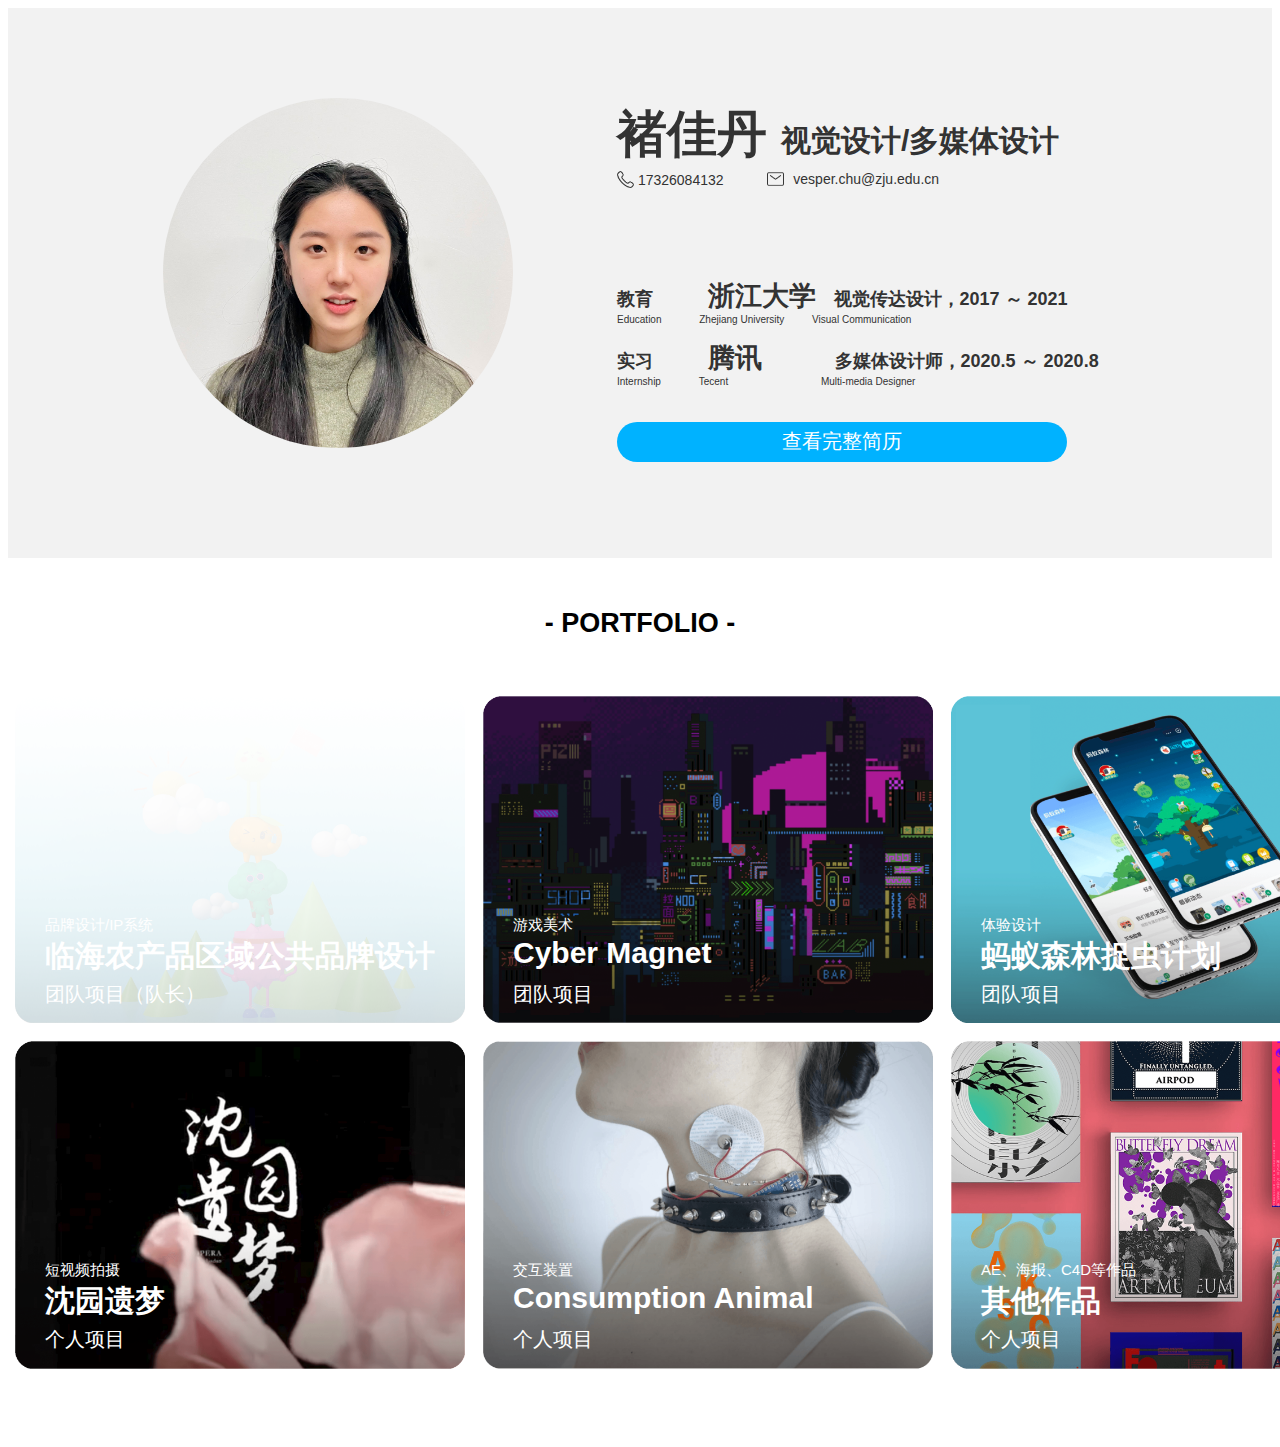
<file: index.html>
<!DOCTYPE html>
<html lang="en">
<head>
    <meta charset="UTF-8">
    <title>褚佳丹 | Portfolio</title>
    <style>
        .button:hover{
            background-color: #00D5FF;
            border-radius: 25px;
            border: none;
            width: 450px;
            height: 40px;
            color:white;
        }
        .button{
            background-color: #00B2FF;
            border-radius: 25px;
            border: none;
            width: 450px;
            height: 40px;
            color:white;
        }
        .toptext{
            font-family: sans-serif;
            font-size: 15px;
            font-weight: normal;
            color: rgb(255, 255, 255);
            position: absolute;
            margin-top: 220px;
            margin-left: 30px;
            z-index: 99;
        }

        .text{
            font-family: sans-serif;
            font-size: 30px;
            font-weight: bold;
            color: rgb(255, 255, 255);
            position: absolute;
            margin-top: 240px;
            margin-left: 30px;
            z-index: 99;
        }
        .img:hover{
            filter:brightness(80%)

        }
        .subtext{
            font-family: sans-serif;
            font-size: 20px;
            font-weight: lighter;
            color: rgb(255, 255, 255);
            position: absolute;
            margin-top: 285px;
            margin-left: 30px;
            z-index: 99;
        }


    </style>
</head>
<body>
<div id="cv" style="background:#f2f2f2; color:#FFF; width:100%; height:550px; display:flex;">
    <div id="cv_content" style=" margin: 0 auto; display:block; margin-top: 90px">
    <div id="photo" style=" top: 90px; width: 350px; display:inline-block;">
        <img src="img/new_image/photo.jpg" style="width: 350px; border-radius: 2000px;">
    </div>
    <div id="personal_information" style="color: #333333; width: 500px; margin-left: 100px; position:relative; top:
    -50px;
    display:inline-block;">
         <div id="name_job_contact">
             <div id="name" style=" padding:0px; font-size: 50px; font-family: sans-serif;
             font-weight: bold; display:inline">
                 褚佳丹
             </div>
             <div id="job" style="padding:0px; font-size: 30px; font-family: sans-serif;
             font-weight: bold; display:inline">
                 视觉设计/多媒体设计
             </div>
             <div id="contact" style=" padding:0px; font-size: 14px; font-family: sans-serif;
             font-weight: lighter;" >
                 <img src="img/new_image/phone.png" style="width: 17px; top:3px; position: relative"> 17326084132
                 <img src="img/new_image/email.png" style="width: 17px; left:40px; position: relative; top: 1px;">
                 <div id="email" style="display: inline; position:relative; left: 45px; top: -1px">
                     vesper.chu@zju.edu.cn
                 </div>
             </div>
         </div>
         <div id="education_intern" style="margin-top: 90px; position:relative;">
             <div id="education">
                 <div id="ch" style="font-family: sans-serif; font-weight: bold;">
                     <div id="ch1" style="font-size: 18px; display:inline;">
                         教育
                     </div>
                     <div id="ch2" style="font-size: 27px; display:inline;position:relative; left: 50px;">
                         浙江大学
                     </div>
                     <div id="ch3" style="font-size: 18px; display:inline;position:relative; left: 60px;">
                        视觉传达设计，2017 ～ 2021
                     </div>
                 </div>
                 <div id="en" style="font-family: sans-serif; font-weight: lighter; font-size: 10px;">
                     <div id="en1" style="position:relative;display:inline;">
                        Education
                     </div>
                     <div id="en2" style="left: 35px; position:relative; display:inline;">
                        Zhejiang University
                     </div>
                     <div id="en3" style="left: 60px; position:relative; display:inline;">
                        Visual Communication
                     </div>
                 </div>
             </div>
             <div id="intern"  style="position:relative;top: 15px;">
                 <div id="chb" style="font-family: sans-serif; font-weight: bold;">
                     <div id="chb1" style="font-size: 18px; display:inline;">
                         实习
                     </div>
                     <div id="chb2" style="font-size: 27px; display:inline;
                 position:relative; left: 50px;">
                         腾讯
                     </div>
                     <div id="chb3" style="font-size: 18px; display:inline;
                 position:relative; left: 115px;">
                         多媒体设计师，2020.5 ～ 2020.8
                     </div>
                 </div>
                 <div id="enb" style="font-family: sans-serif; font-weight: lighter; font-size: 10px;">
                     <div id="enb1" style="position:relative;display:inline;">
                         Internship
                     </div>
                     <div id="enb2" style="left: 35px; position:relative; display:inline;">
                         Tecent
                     </div>
                     <div id="enb3" style="left: 125px; position:relative; display:inline;">
                         Multi-media Designer
                     </div>
                 </div>
             </div>
             <div id="button"  style="position:relative;top: 50px">
                 <a href="resume.pdf">
                 <input type="button" value="查看完整简历" class="button" style="font-size: 20px ;font-family: sans-serif;font-weight:lighter ">
                 </a>
             </div>
         </div>

    </div>
    </div>
</div>

<div id="portfolio" >
    <div id="title" style="font-family: sans-serif; font-weight: bold; font-size: 27px; text-align: center;
    position:relative; top: 50px">
        - PORTFOLIO -
    </div>
    <div id="project" style=" height: 750px; width: 1405px; padding-top: 100px; margin: 0 auto; display:block;">
        <div id="line1">

            <div id="project1" style="display:inline-block; margin: 7px;">
                <div class="toptext">
                    品牌设计/IP系统
                </div>
                 <div class="text">
                     临海农产品区域公共品牌设计
                 </div>
                <div class="subtext">
                    团队项目（队长）
                </div>
                <a href="blog-details6.html"><img class="img" src="img/new_image/project1.png"
                                                  style="width: 450px;mask: url(img/new_image/m.png);"></a>
            </div>
            <div id="project2" style="display:inline-block;  margin: 7px">
                <div class="toptext">
                    游戏美术
                </div>
                <div class="text">
                    Cyber Magnet
                </div>
                <div class="subtext">
                    团队项目
                </div>
<!--                <img class="img" src="img/new_image/m.png" style="width: 450px;">-->
                <a href="blog-details4.html">
                    <img class="img" src="img/new_image/project2.png" style="width: 450px;"></a>
            </div>
            <div id="project3" style="display:inline-block;  margin: 7px">
                <div class="toptext">
                    体验设计
                </div>
                <div class="text">
                    蚂蚁森林捉虫计划
                </div>
                <div class="subtext">
                    团队项目
                </div>
                <a href="blog-details.html"><img class="img" src="img/new_image/project3.png" style="width: 450px;"></a>
            </div>
        </div>
        <div id="line2">
            <div id="project4" style="display:inline-block; margin: 7px;">
                <div class="toptext">
                    短视频拍摄
                </div>
                <div class="text">
                    沈园遗梦
                </div>
                <div class="subtext">
                    个人项目
                </div>
                <a
                        href="blog-details3.html"><img class="img" src="img/new_image/project4.png"
                                                       style="width: 450px;"></a>
            </div>
            <div id="project5" style="display:inline-block;  margin: 7px">
                <div class="toptext">
                    交互装置
                </div>
                <div class="text">
                    Consumption Animal
                </div>
                <div class="subtext">
                    个人项目
                </div>
                <a
                        href="blog-details7.html"><img class="img" src="img/new_image/project5.png"
                                                       style="width: 450px;"></a>
            </div>
            <div id="project6" style="display:inline-block;  margin: 7px">
                <div class="toptext">
                    AE、海报、C4D等作品
                </div>
                <div class="text">
                    其他作品
                </div>
                <div class="subtext">
                    个人项目
                </div>
                <a
                        href="blog-details5.html"><img class="img" src="img/new_image/project6.png"
                                                       style="width: 450px;"></a>
            </div>
        </div>

    </div>

</div>

</body>
</html>
</file>
